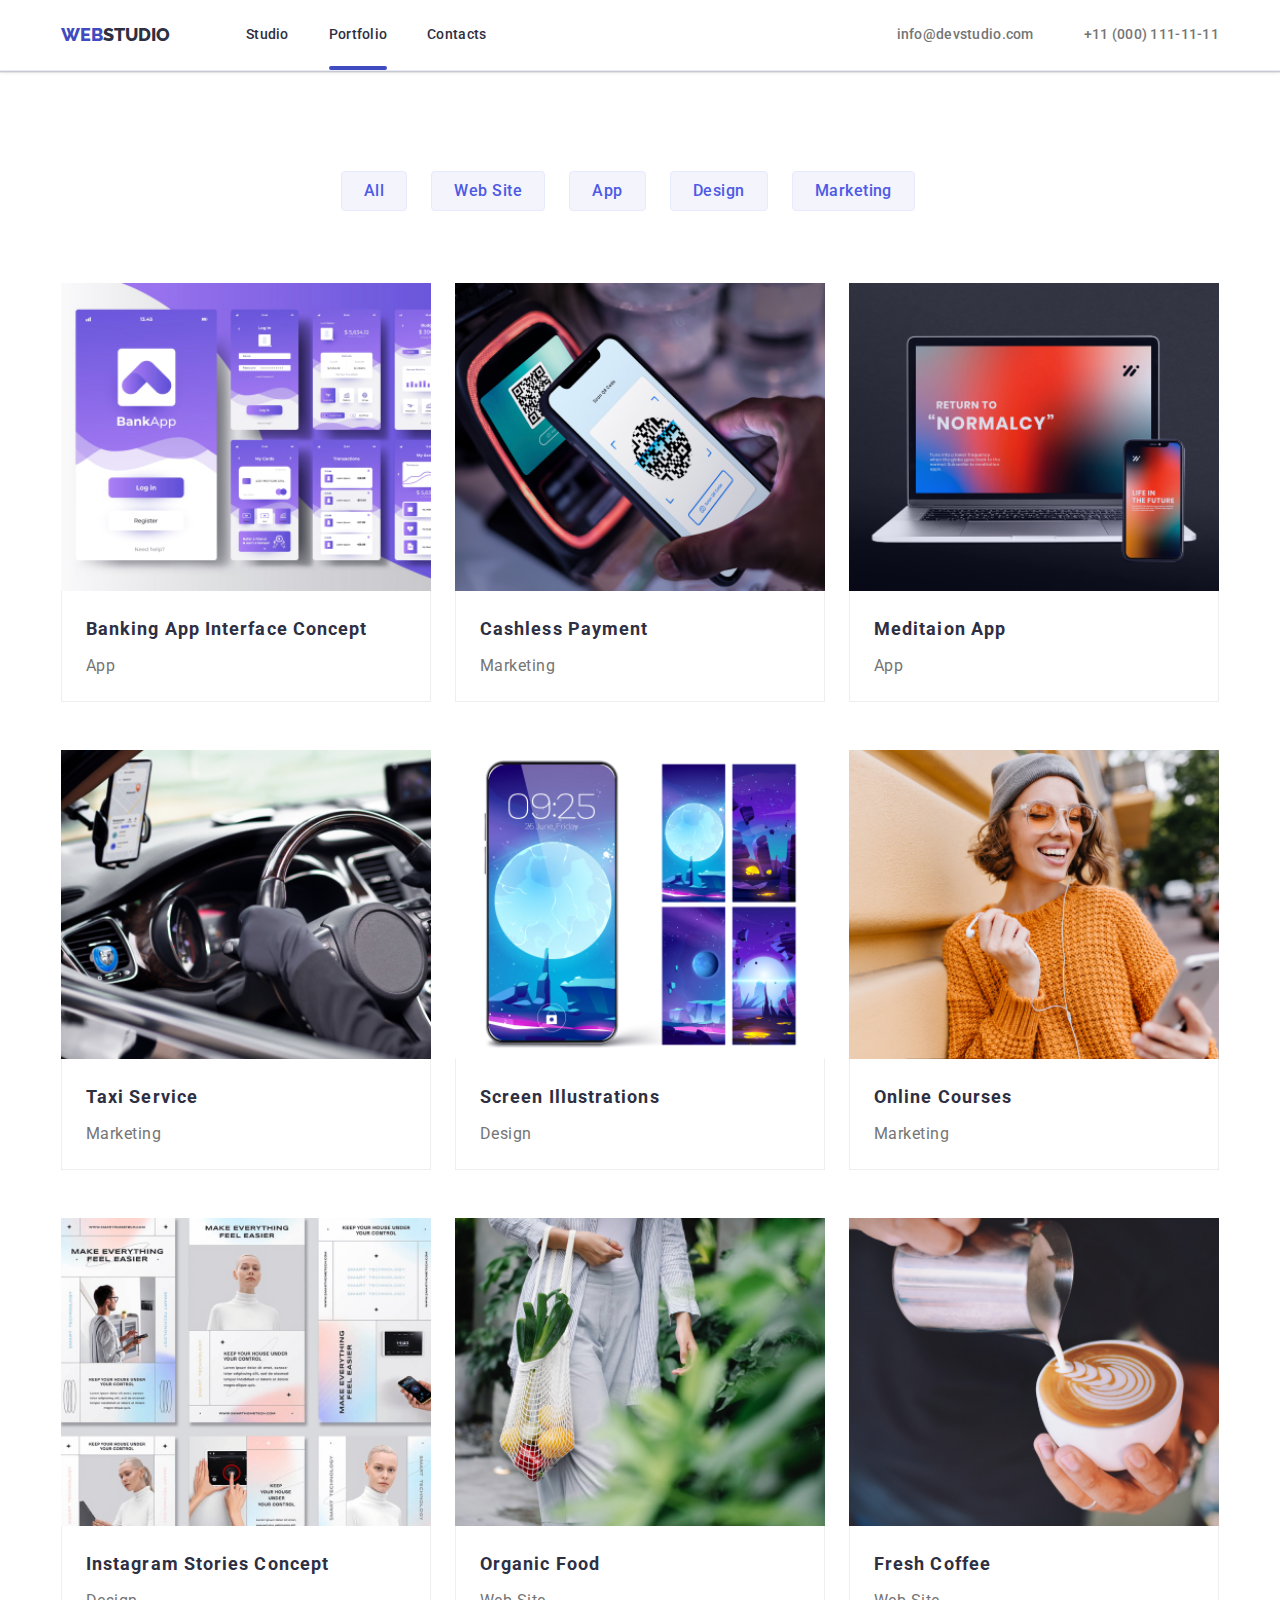
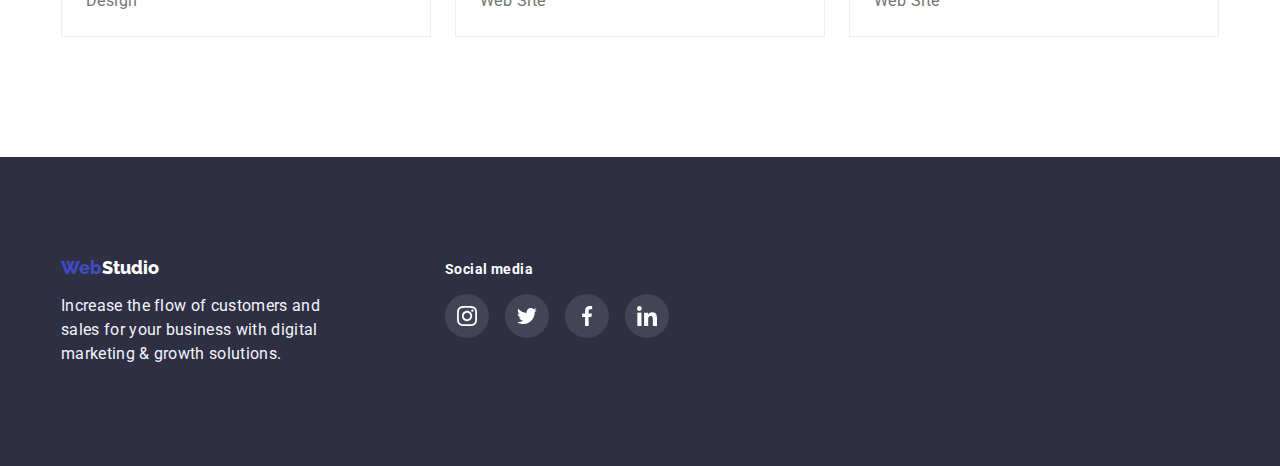
<file: portfolio.html>
<!DOCTYPE html>
<html lang="ru">
  <head>
    <meta charset="UTF-8" />
    <meta http-equiv="X-UA-Compatible" content="IE=edge" />
    <meta name="viewport" content="width=device-width, initial-scale=1.0" />
    <title>dz4-portfolio</title>
    <link
      rel="stylesheet"
      href="https://cdnjs.cloudflare.com/ajax/libs/modern-normalize/1.0.0/modern-normalize.min.css"
    />
    <link rel="stylesheet" href="./css/styles.css" />
    <link rel="preconnect" href="https://fonts.googleapis.com" />
    <link rel="preconnect" href="https://fonts.gstatic.com" crossorigin />
    <link
      href="https://fonts.googleapis.com/css2?family=Raleway:wght@700&family=Roboto:wght@400;500;700;900&display=swap"
      rel="stylesheet"
    />
  </head>

  <body>
    <header class="header">
      <div class="container">
        <nav class="header-nav">
          <a class="logo link" lang="en" href=""
            >WEB<span class="header-logo">STUDIO</span></a
          >
          <ul class="header-list">
            <li class="header-item list">
              <a class="header-link link" href="./index.html">Studio</a>
            </li>
            <li class="header-item list">
              <a
                class="header-link link active-header-link"
                href="./portfolio.html"
                >Portfolio</a
              >
            </li>
            <li class="header-item list">
              <a class="header-link link" href="">Contacts</a>
            </li>
          </ul>
        </nav>
        <div class="container header-connect">
          <ul class="header-connect">
            <li class="header-item-connect list">
              <a
                href="mailto:info@devstudio.com"
                class="header-mail link link-flex-container"
              >
                
                info@devstudio.com</a>
            </li>
            <li class="header-item-connect list">
              <a
                href="tel:+11 (000) 111-11-11"
                class="header-tel link link-flex-container"
              >
                
                +11 (000) 111-11-11</a
              >
            </li>
          </ul>
        </div>
      </div>
    </header>
    <main>
      <section class="project section">
        <div class="container">
          <ul class="btn-list">
            <li class="btn-item list">
              <button type="button" class="btn-class">All</button>
            </li>
            <li class="btn-item list">
              <button type="button" class="btn-class">Web Site</button>
            </li>
            <li class="btn-item list">
              <button type="button" class="btn-class">App</button>
            </li>
            <li class="btn-item list">
              <button type="button" class="btn-class">Design</button>
            </li>
            <li class="btn-item list">
              <button type="button" class="btn-class">Marketing</button>
            </li>
          </ul>
          <ul class="projects-list">
            <li class="projects-item list">
              <a href="" class="link">
                <div class="poject-overlay-wrapper">
                <img
                  class="project-image no-gap"
                  src="./images/portfolio/1.jpg"
                  alt=""
                  width="370"
                />
                <div class="project-overlay">
                  14 Stylish and User-Friendly App Design Concepts · Task Manager App · Calorie Tracker App · Exotic Fruit Ecommerce App · Cloud Storage App
                </div>
              </div>
                <div class="other-text">
                  <h2 class="projects-title">Banking App Interface Concept</h2>
                  <p class="projects-text">App</p>
                </div>
              </a>
            </li>
            <li class="projects-item list">
              <a href="" class="link">
                <div class="poject-overlay-wrapper">
                <img
                  class="project-image no-gap"
                  src="./images/portfolio/2.jpg"
                  alt=""
                  width="370"
                />
                <div class="project-overlay">
                  14 Stylish and User-Friendly App Design Concepts · Task Manager App · Calorie Tracker App · Exotic Fruit Ecommerce App · Cloud Storage App
                </div>
              </div>
                <div class="other-text">
                  <h2 class="projects-title">
                    Cashless Payment
                  </h2>
                  <p class="projects-text">Marketing</p>
                </div>
              </a>
            </li>
            <li class="projects-item list">
              <a href="" class="link">
                <div class="poject-overlay-wrapper">
                <img
                  class="project-image no-gap"
                  src="./images/portfolio/3.jpg"
                  alt=""
                  width="370"
                />
                <div class="project-overlay">
                  14 Stylish and User-Friendly App Design Concepts · Task Manager App · Calorie Tracker App · Exotic Fruit Ecommerce App · Cloud Storage App
                </div>
                </div>
                <div class="other-text">
                  <h2 class="projects-title">Meditaion App</h2>
                  <p class="projects-text">App</p>
                </div>
              </a>
            </li>
            <li class="projects-item list">
              <a href="" class="link">
                <div class="poject-overlay-wrapper">
                <img
                  class="project-image no-gap"
                  src="./images/portfolio/4.jpg"
                  alt=""
                  width="370"
                />
                <div class="project-overlay">
                  14 Stylish and User-Friendly App Design Concepts · Task Manager App · Calorie Tracker App · Exotic Fruit Ecommerce App · Cloud Storage App
                </div>
                </div>
                <div class="other-text">
                  <h2 class="projects-title">Taxi Service</h2>
                  <p class="projects-text">Marketing</p>
                </div>
              </a>
            </li>
            <li class="projects-item list">
              <a href="" class="link">
                <div class="poject-overlay-wrapper">
                <img
                  class="project-image no-gap"
                  src="./images/portfolio/5.jpg"
                  alt=""
                  width="370"
                />
                <div class="project-overlay">
                  14 Stylish and User-Friendly App Design Concepts · Task Manager App · Calorie Tracker App · Exotic Fruit Ecommerce App · Cloud Storage App
                </div>
                </div>
                <div class="other-text">
                  <h2 class="projects-title">Screen Illustrations</h2>
                  <p class="projects-text">Design</p>
                </div>
              </a>
            </li>
            <li class="projects-item list">
              <a href="" class="link">
                <div class="poject-overlay-wrapper">
                <img
                  class="project-image no-gap"
                  src="./images/portfolio/6.jpg"
                  alt=""
                  width="370"
                />
                <div class="project-overlay">
                  14 Stylish and User-Friendly App Design Concepts · Task Manager App · Calorie Tracker App · Exotic Fruit Ecommerce App · Cloud Storage App
                </div>
                </div>
                <div class="other-text">
                  <h2 class="projects-title">Online Courses</h2>
                  <p class="projects-text">Marketing</p>
                </div>
              </a>
            </li>
            <li class="projects-item list">
              <a href="" class="link">
                <div class="poject-overlay-wrapper">
                <img
                  class="project-image no-gap"
                  src="./images/portfolio/7.jpg"
                  alt=""
                  width="370"
                />
                <div class="project-overlay">
                  14 Stylish and User-Friendly App Design Concepts · Task Manager App · Calorie Tracker App · Exotic Fruit Ecommerce App · Cloud Storage App
                </div>
                </div>
                <div class="other-text">
                  <h2 class="projects-title">Instagram Stories Concept</h2>
                  <p class="projects-text">Design</p>
                </div>
              </a>
            </li>
            <li class="projects-item list">
              <a href="" class="link">
                <div class="poject-overlay-wrapper">
                <img
                  class="project-image no-gap"
                  src="./images/portfolio/8.jpg"
                  alt=""
                  width="370"
                />
                <div class="project-overlay">
                  14 Stylish and User-Friendly App Design Concepts · Task Manager App · Calorie Tracker App · Exotic Fruit Ecommerce App · Cloud Storage App
                </div>
                </div>
                <div class="other-text">
                  <h2 class="projects-title">Organic Food</h2>
                  <p class="projects-text">Web Site</p>
                </div>
              </a>
            </li>
            <li class="projects-item list">
              <a href="" class="link">
                <div class="poject-overlay-wrapper">
                <img
                  class="project-image no-gap"
                  src="./images/portfolio/9.jpg"
                  alt=""
                  width="370"
                />
                <div class="project-overlay">
                  14 Stylish and User-Friendly App Design Concepts · Task Manager App · Calorie Tracker App · Exotic Fruit Ecommerce App · Cloud Storage App
                </div>
                </div>
                <div class="other-text">
                  <h2 class="projects-title">Fresh Coffee</h2>
                  <p class="projects-text">Web Site</p>
                </div>
              </a>
            </li>
          </ul>
        </div>
      </section>
    </main>
    <footer class="footer">
      <div class="container footer-join">
        <div>
          <a href="" class="logo link"
            >Web<span class="footer-logo">Studio</span></a>
         <div class="footer-text">
          Increase the flow of customers and 
           <br> sales for your business with digital 
           <br> marketing & growth solutions.
         </div>
        </div>
        <div class="footer-box">
          <h2 class="footer-title">Social media</h2>
          <ul class="footer-soc">
            <li class="footer-soc-list list">
              <a href="" class="footer-soc-link link">
                <svg class="footer-icon" width="20" height="20">
                  <use xlink:href="./images/icon.svg#icon-inst"></use>
                </svg>
              </a>
            </li>
            <li class="footer-soc-list list">
              <a href="" class="footer-soc-link link">
                <svg class="footer-icon" width="20" height="20">
                  <use xlink:href="./images/icon.svg#icon-twit"></use>
                </svg>
              </a>
            </li>
            <li class="footer-soc-list list">
              <a href="" class="footer-soc-link link">
                <svg class="footer-icon" width="20" height="20">
                  <use xlink:href="./images/icon.svg#icon-facebook-1"></use>
                </svg>
              </a>
            </li>
            <li class="footer-soc-list list">
              <a href="" class="footer-soc-link link">
                <svg class="footer-icon" width="20" height="20">
                  <use xlink:href="./images/icon.svg#icon-linkedin-1"></use>
                </svg>
              </a>
            </li>
          </ul>
        </div>
      </div>
    </footer>
  </body>
</html>
</file>
<file: css/styles.css>
:root {
    --brend-color: #404BBF;
    --main-title-color: #2E2F42;
    --second-title-color: #757575;
  }

  * {
    margin: 0;
    padding: 0;
    box-sizing: border-box;
  }
  
  body {
    font-family: "Roboto", "Raleway", sans-serif;
    background: #ffffff;
    position: relative;
  }
  
  h1,
  h2,
  h3,
  h4,
  h5,
  h6,
  ul,
  p {
    margin: 0;
    padding: 0;
  }
  
  .section {
    padding: 120px 0 120px 0;
  }
  
  .container {
    width: 1158px;
    margin: 0 auto;
    
  }
  
  .logo {
    font-family: "Raleway", sans-serif;
    font-style: normal;
    font-weight: 800;
    font-size: 18px;
    line-height: 1.17;
    color: var(--brend-color);
    margin-right: 76px;
  }
  
  .list {
    list-style: none;
  }
  
  .link {
    text-decoration: none;
  }
  
  .header {
    padding-top: 24px;
    padding-bottom: 25px;
    border-bottom: 1px solid #E7E9FC;
    box-shadow: 0px 2px 1px rgba(46, 47, 66, 0.08), 0px 1px 1px rgba(46, 47, 66, 0.16), 0px 1px 6px rgba(46, 47, 66, 0.08);
  }
  
  .header .container {
    display: flex;
    align-items: center;
  }
  
  .header-nav {
    display: flex;
    align-items: center;
  }
  
  .header-logo {
    font-family: "Raleway", sans-serif;
    color: var(--main-title-color);
  }
  
  .header-list {
    display: flex;
    padding: 0;
    margin: 0;
  }
  
  .header-item:not(:last-child) {
    margin-right: 40px;
  }
  
  .header-link {
    position: relative;
    font-weight: 500;
    font-size: 14px;
    line-height: 1.14;
    letter-spacing: 0.02em;
    color: var(--main-title-color);
  }

  .header-link::after {
    content: "";
    position: absolute;
    left: 0;
    right: 0;
    bottom: -28px;
    height: 4px;
    background: transparent;
    transition: 0.25s background-color ease-in-out;
  }

  .active-header-link::after {
    background: #404BBF;
    border-radius: 5px;
  }
  
  .header-link:hover,
  .header-link:active {
    color: var(--brend-color);
  }
  
  .header-mail,
  .header-tel {
    font-weight: 500;
    font-size: 14px;
    line-height: 1.14;
    letter-spacing: 0.02em;
    color: var(--second-title-color);
  }
  .header-icon {
    width: 16px;
    height: 13px;
    fill: currentColor;
  }
  
  .header-connect {
    display: flex;
    margin-left: auto;
  }
  
  .header-item-connect {
    margin-left: 50px;
  }
  
  .header-mail:hover,
  .header-mail:focus,
  .header-tel:hover,
  .header-tel:focus {
    color: var(--brend-color);
  }
  
  .basic {
    max-width: 1600px;
    margin: 0 auto;
    height: 600px;
    padding-top: 188px;
    padding-bottom: 188px;
    background: #2E2F42;
    background-image: linear-gradient(
        rgba(47, 48, 58, 0.7),
        rgba(47, 48, 58, 0.7)
      ),
      url(../images/8.jpg);
    background-repeat: no-repeat;
    background-position: center;
    background-size: cover;
    text-align: center;
  }
  
  .basic-title {
    width: 696px;
    margin: 0 auto 30px;
    font-weight: 900;
    font-size: 44px;
    line-height: 1.36;
    font-family: roboto;
    text-align: center;
    letter-spacing: 0.06em;
    /* text-transform: uppercase; */
    color: #ffffff;
  }
  
  .basic-btn {
    justify-content: center;
    min-width: 200px;
    font-family: inherit;
    font-weight: 700;
    font-size: 16px;
    line-height: 1.87;
    align-items: center;
    text-align: center;
    letter-spacing: 0.06em;
    color: #ffffff;
    cursor: pointer;
    border: none;
    
    background: #4D5AE5;
    box-shadow: 0px 4px 4px rgba(0, 0, 0, 0.15);
    border-radius: 4px;
    width: 200px;
    height: 50px;
  }

  .basic-btn:hover {
    background-color: #404BBF;
  }
  
  .benefits {
    padding-top: 120px;
    padding-bottom: 0;
    text-align: left;
  }
  
  .benefits-list {
    display: flex;
    margin: 0;
    padding: 0;
  }
  
  .benefits-item {
    width: 270px;
    margin-right: 24px;
  }
  
  .benefits-item:last-child {
    padding-right: 0;
  }
  
  .benefits-title {
    font-size: 14px;
    line-height: 1.14;
    letter-spacing: 0.03em;
    /* text-transform: uppercase; */
    color: var(--main-title-color);
    padding-bottom: 8px;
  }
  
  .box {
    display: flex;
    justify-content: center;
    align-items: center;
    margin-bottom: 8px;
    height: 120px;
    border-radius: 4px;
    background-color: #f5f4fa;
  }
  
  .benefits-text {
    font-size: 14px;
    line-height: 1.71;
    letter-spacing: 0.03em;
    color: var(--second-title-color);
  }
  
  .team {
    background: #f5f4fa;
    margin-left: 0;
    padding-bottom: 120px;
  }
  
  .about-list,
  .team-list {
    display: flex;
  }
  
  .about-item {
    justify-content: center;
  }
  .about-item:not(:last-child) {
    margin-right: 24px;
  }
  
  .team-item:not(:last-child) {
    margin-right: 24px;
  }
  
  .about-title,
  .team-title {
    font-size: 36px;
    line-height: 1.16;
    text-align: center;
    letter-spacing: 0.03em;
    color: var(--main-title-color);
    margin-bottom: 72px;
  }
  .team-item {
    background-color: #ffffff;
    border-radius: 0 0 4px 4px;
    box-shadow: 0px 1px 3px rgba(0, 0, 0, 0.12), 0px 1px 1px rgba(0, 0, 0, 0.14),
      0px 2px 1px rgba(0, 0, 0, 0.02);
    border-radius: 0px 0px 4px 4px;
  }
  .team-name {
    font-weight: 500;
    font-size: 16px;
    line-height: 1.18;
    text-align: center;
    color: var(--main-title-color);
    margin-bottom: 10px;
  }
  
  .team-name-section {
    padding-top: 30px;
    padding-bottom: 30px;
  }
  
  .team-text {
    font-size: 16px;
    line-height: 1.18;
    text-align: center;
    letter-spacing: 0.03em;
    color: var(--second-title-color);
    margin-bottom: 16px;
  }
  .team-soc-list {
    display: flex;
    justify-content: center;
  }
  .team-soc-item {
    width: 44px;
    height: 44px;
    margin-right: 10px;
  }
  .team-soc-item:last-child {
    margin-right: 0;
  }
  .team-soc-link {
    width: 100%;
    height: 100%;
    fill: #afb1b8;
    background-color: #ffffff;
    border-radius: 50%;
    display: flex;
    align-items: center;
    justify-content: center;
    transition: 0.25s all ease-in-out;
  }
  
  .team-soc-link:hover,
  .team-soc-link:focus {
    fill: #fff;
    background-color: var(--brend-color);
  }
  
  .clients-title {
    margin-bottom: 72px;
    font-weight: 700;
    font-size: 36px;
    line-height: 1.16;
    text-align: center;
    color: var(--main-title-color);
  }
  
  .clients-list,
  .clients-link {
    display: flex;
    align-items: center;
    justify-content: center;
  }
  
  .clients-link {
    width: 100%;
    height: 100%;
    max-width: 170px;
    color: #afb1b8;
  }
  .clients-link:hover,
  .clients-link:focus {
    border: 1px solid var(--brend-color);
    border-radius: 4px;
    color: var(--brend-color);
  }
  
  .clients-icon {
    fill: currentColor;
  }
  
  .clients-item {
    justify-content: center;
    width: 168px;
    height: 88px;
    margin-right: 24px;
    border: 1px solid #afb1b8;
    border-radius: 4px;
    display: flex;
  }
  
  .clients-item:last-child {
    margin-right: 0;
  }
  
  .footer {
    display: flex;
    justify-content: center;
    align-items: center;
    background: #2E2F42;
    padding-top: 100px;
    padding-bottom: 100px;
    max-width: 1600px;
    left: 0px;
    margin: auto;

  }
  .footer-item {
    margin-bottom: 9px;
    width: 264px;
    height: 72px;
  }
  
  .footer-logo {
    display: inline-block;
    font-family: "Raleway", sans-serif;
    color: #ffffff;
    padding-bottom: 16px;
  }
  
  .footer-list {
    display: inline-block;
    padding-top: 0;
    margin-bottom: 9px;
    font-style: normal;
    letter-spacing: 0.03em;
  }
  
  .footer-address {
    font-size: 16px;
    font-family: "roboto";
    line-height: 1.71;
    letter-spacing: 0.03em;
    color: #ffffff;
  }

  .footer-text {
    width: 264px;
    height: 72px;
    font-weight: 400;
    color: #F4F4FD;
    font-size: 16px;
    font-family: "roboto";
    line-height: 24px;
    letter-spacing: 0.02em;
    margin-right: 120px;
  }
  
  .footer-mail {
    font-size: 14px;
    line-height: 1.71;
    letter-spacing: 0.03em;
    color: rgba(255, 255, 255, 0.6);
  }
  
  .footer-tel {
    font-size: 14px;
    line-height: 1.71;
    letter-spacing: 0.03em;
    color: rgba(255, 255, 255, 0.6);
  }
  
  .footer-address:hover,
  .footer-mail:hover,
  .footer-tel:hover {
    color: var(--brend-color);
  }
  
  .footer-address:focus,
  .footer-mail:focus,
  .footer-tel:focus {
    color: var(--brend-color);
  }
  .footer-join {
    display: flex;
    align-items: baseline;
  }

  .footer-title {
    margin-bottom: 16px;
    font-size: 14px;
    line-height: 1.14;
    letter-spacing: 0.03em;
    /* text-transform: uppercase; */
    color: #fff;
  }

  
  
  .footer-soc {
    display: flex;
    justify-content: center;
    margin-bottom: 10px;
  }
  
  .footer-soc-list {
    width: 44px;
    height: 44px;
    margin-right: 16px;
  }
  
  .footer-soc-list:last-child {
    margin-right: 0;
  }
  
  .footer-soc-link {
    width: 100%;
    height: 100%;
    border-radius: 50%;
    background: rgba(255, 255, 255, 0.1);
    display: flex;
    align-items: center;
    justify-content: center;
    color: #ffffff;
  }
  
  .footer-icon {
    fill: currentColor;
  }
  
  .footer-soc-link:hover,
  .footer-soc-link:focus {
    background-color: var(--brend-color);
    color: #ffffff;
  }
  
  .btn-list {
    display: flex;
    margin-bottom: 72px;
    justify-content: center;
  }
  
  .btn-item {
    margin-right: 24px;
  }
  
  .btn-item:last-child {
    padding-right: 0;
  }
  
  .btn-class {
    border: 1px solid #E7E9FC;
    padding: 6px 22px;
    display: block;
    font: inherit;
    font-weight: 500;
    font-size: 16px;
    line-height: 1.62;
    text-align: center;
    letter-spacing: 0.03em;
    color: #4D5AE5;
    background: #F4F4FD;
    cursor: pointer;
    border-radius: 4px;
  }
  
  .btn-class:hover,
  .btn-class:focus {
    color: #ffffff;
    background-color: var(--brend-color);
    box-shadow: 0px 3px 1px rgba(0, 0, 0, 0.1), 0px 1px 2px rgba(0, 0, 0, 0.08),
      0px 2px 2px rgba(0, 0, 0, 0.12);
  }
  
  .project {
    padding-top: 100px;
    padding-bottom: 120px;
  }
  
  .projects-list {
    display: flex;
    flex-wrap: wrap;
    justify-content: center;
  }

  .projects-item {
    overflow: hidden;
  }
  
  .projects-item:not(:nth-child(3n)) {
    margin-right: 24px;
  }
  
  .projects-item:nth-child(-n + 6) {
    margin-bottom: 48px;
  }
  
  .projects-item:hover,
  .projects-item:focus {
    box-shadow: 0px 1px 1px rgba(0, 0, 0, 0.12), 0px 4px 4px rgba(0, 0, 0, 0.06),
      1px 4px 6px rgba(0, 0, 0, 0.16);
  }
  
  .project-image.no-gap {
    display: block;
  }
  
  .projects-title {
    font-size: 18px;
    line-height: 2;
    letter-spacing: 0.06em;
    color: var(--main-title-color);
    margin-bottom: 4px;
  }
  
  .projects-text {
    font-size: 16px;
    line-height: 1.88;
    letter-spacing: 0.03em;
    color: var(--second-title-color);
  }
  
  .other-text {
    position: relative;
    padding: 20px 24px;
    box-sizing: border-box;
  
    width: 370px;
  
    background: #ffffff;
    border: 1px solid #eeeeee;
    border-top: #ffffff;
    z-index: 2;
  }

  .icon {
    font-size: 72px;
  }

  .link-flex-container {
    display: flex;
    align-items: center;
    gap: 10px;
  }

  .project-overlay {
    position: absolute;
    left: 0;
    top: 0;
    right: 0;
    bottom: 0;
    padding: 24px;
    color: #FFFFFF;
    background: rgba(77, 90, 229, 0.9);
    font-size: 18px;
    line-height: 28px;
    display: flex;
    align-items: center;
    transform: translateY(500px);
    transition: 0.25s transform ease-in-out;
    z-index: 1;
  }

  .poject-overlay-wrapper {
    position: relative;
  }

  .projects-item:hover .project-overlay {
    transform: translateY(0);
  }

  .form-all {
   margin-right: 16px;
   margin-left: 16px;
  }

  .modal-wrapper {
    position: fixed;
    left: 0;
    top: 0;
    right: 0;
    bottom: 0;
    display: flex;
    align-items: center;
    justify-content: center;
    z-index: 100;
    background: rgba(0, 0, 0, 0.2);
    transform: scale(1);
    opacity: 1;
    visibility: visible;
    transition: 0.25s transform ease-in-out, 0.25s visibility ease-in-out, 0.25s opacity ease-in-out;
  }

  .modal {
    position: relative;
    width: 408px;
    height: 584px;
    background-color: #FFFFFF;
    border-radius: 4px;
    padding: 8px;
  }

  .modal-title {
    font-size: 16px;
    display: flex;
    justify-content: center;
    align-items: center;
    /* margin-top: 30px; */
    /* margin-bottom: 14px;  */
    margin-left: 24px;
    font-family: roboto;
    color: #2E2F42;
    width: 360px;
    height: 24px;
  }

  .is-hidden {
    transform: scale(0);
    visibility: hidden;
    opacity: 0;
  }

  .close-modal-button {
    margin-left: auto;
    margin-right: 24px;
    margin-top: 24px;
    display: flex;
    align-items: center;
    justify-content: center;
    width: 30px;
    height: 30px;
    border-radius: 50%;
    border: 1px solid rgba(0, 0, 0, 0.1);
    cursor: pointer;
    background-color: #E7E9FC;
    
  }

.modal-subscribe {
  margin-left: 80px;
  display: flex; 
}

.label-name {
  font-size: 12px;
  color: #8E8F99;
}

textarea {
  width: 360px;
  height: 120px;
  resize: none;
  border-radius: 4px;
  border: #2E2F42 solid 1px;
}

.form-control {
  width: 360px;
  height: 40px;
  border-radius: 4px;
  border: #2E2F42 solid 1px;
  font-size: 12px;
  padding-left: 38px;
  outline: none;
  /* color: #2E2F42; */
}

.form-control:focus {
  color: #4D5AE5;
  border-color: #4D5AE5;
}

.form-control:focus + .modal-icon {
  fill: #404BBF; 
}

.form-label {
  position: relative;
}

.form-textarea {
  padding-left: 16px;
  padding-top: 8px;
  outline: none;
}

.form-textarea:focus {
  color: #4D5AE5;
  border-color: #4D5AE5;
}

.form-check {
  display: flex;
  margin-top: 16px;
  /* justify-content: center; */
  /* align-items: center; */
}

.form-group {
  margin-bottom: 0;
}

.subscribe-btn {
    display: flex;
    justify-content: center;
    font-size: 16px;
    align-items: center;
    color: #ffffff;
    cursor: pointer;
    background: #4D5AE5;
    border-radius: 4px;
    width: 165px;
    height: 40px;
    margin-top: 35px;
    border: none;
    
}

.subscribe-btn:hover {
  background-color: #404BBF;
}

.input-subscribe {
  width: 264px;
  height: 40px;
  color: #FFFFFF;
  margin-top: 16px;
  background-color: #2E2F42;
  margin-right: 24px;
  border: 1px solid #FFFFFF;
  filter: drop-shadow(0px 4px 4px rgba(0, 0, 0, 0.15));
  border-radius: 4px;
  padding-left: 16px;
}

.input-subscribe::placeholder {
  color: #FFFFFF;
  font-family: sans-serif;
  font-size: 12px;
  padding-top: 8px;
  padding-bottom: 8px;
  font-weight: 400;
  line-height: 24px;
}


  .subscribe-text {
    color: #FFFFFF;
  }

  .icon-subscribe {
    margin-left: 16px;
  }

 

  .form-check-label {
    font-size: 12px;

  }

  .form-pp {
    color: #4D5AE5;
    font-family: roboto;
  }

  .btn-primary {
    width: 169px;
    height: 56px;
    background-color: #4D5AE5;
    color: #FFFFFF;
    border: none;
    border-radius: 4px;
    margin-top: 24px;
  }

  .btn-primary:hover {
    background-color: #404BBF;
    cursor: pointer;
  }

  .modal-footer {
    display: flex;
    justify-content: center;
    align-items: center;
  }

  .modal-icon {
    position: absolute;
    top: 50%;
    left: 20px;
    transform: translateY(-50%);
  }

  @media (max-width: 768px) {
    .box {
      display: none;
    }
  }
</file>
